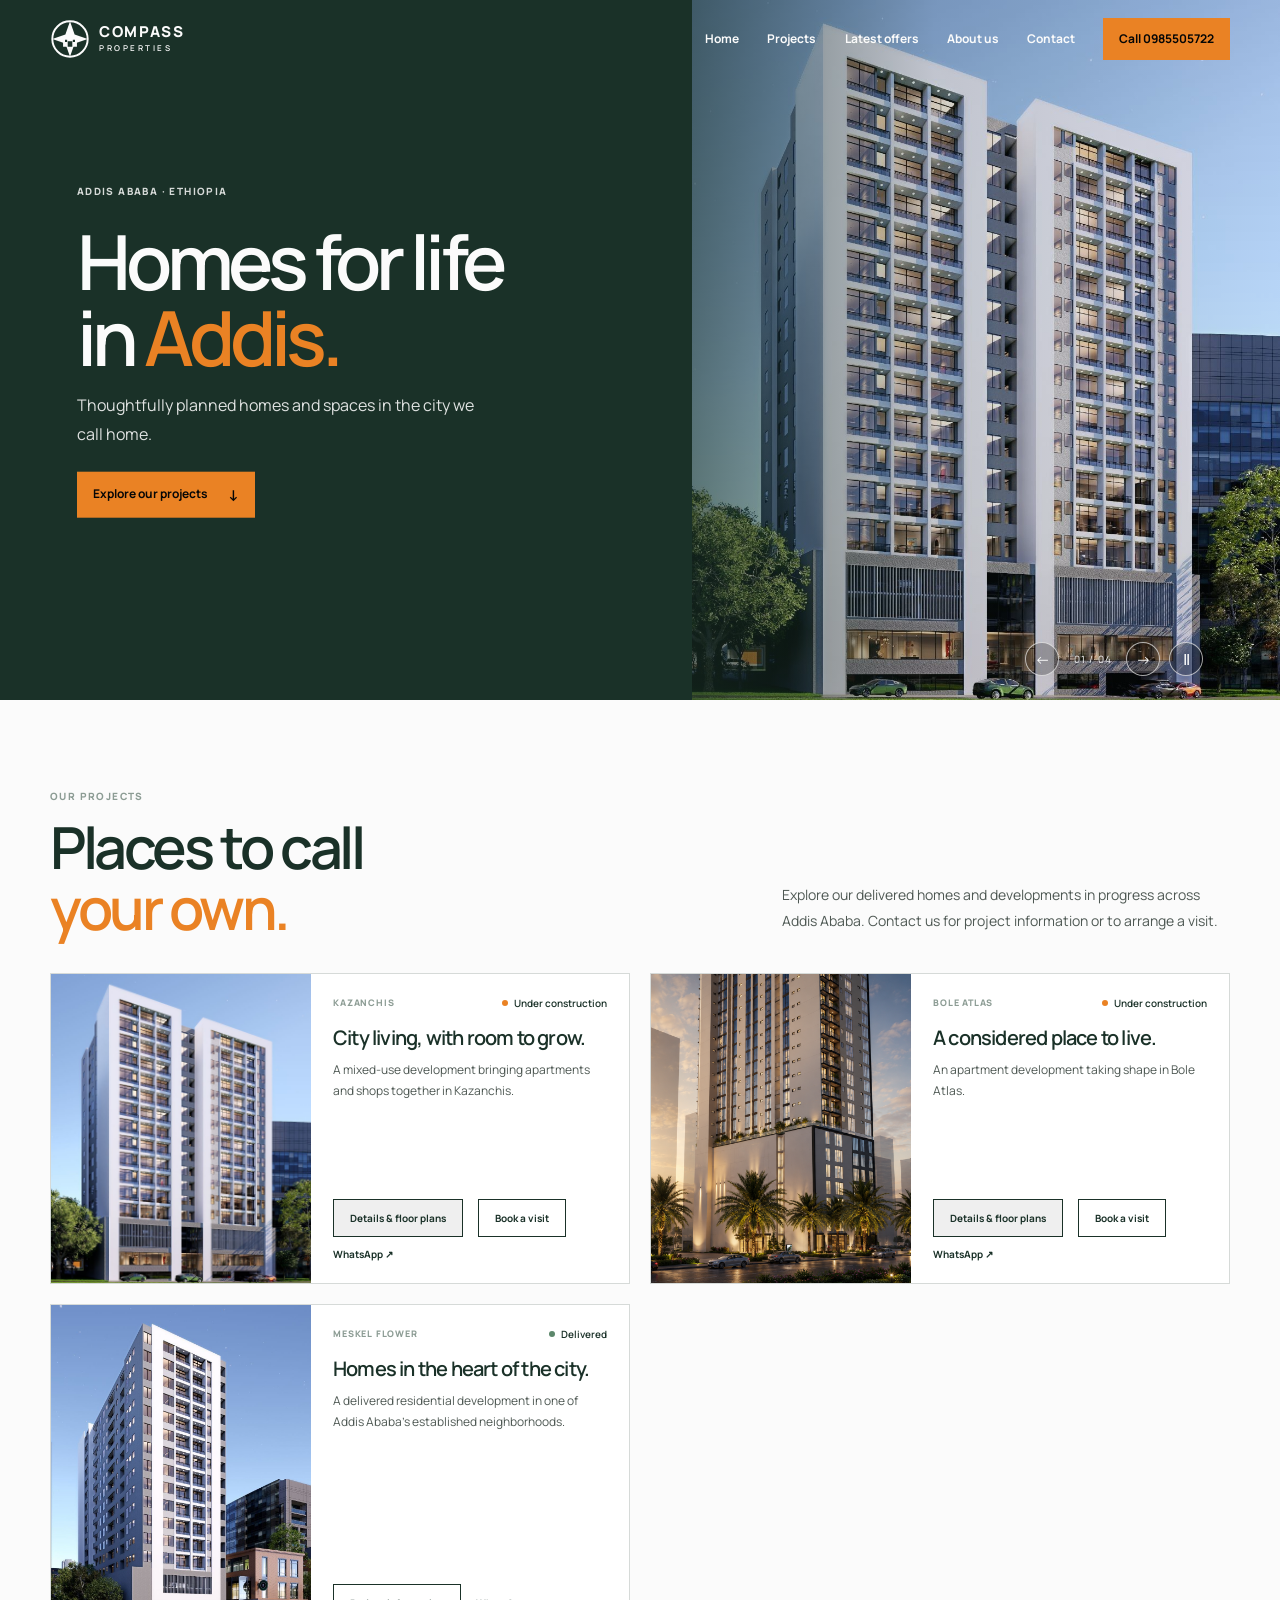
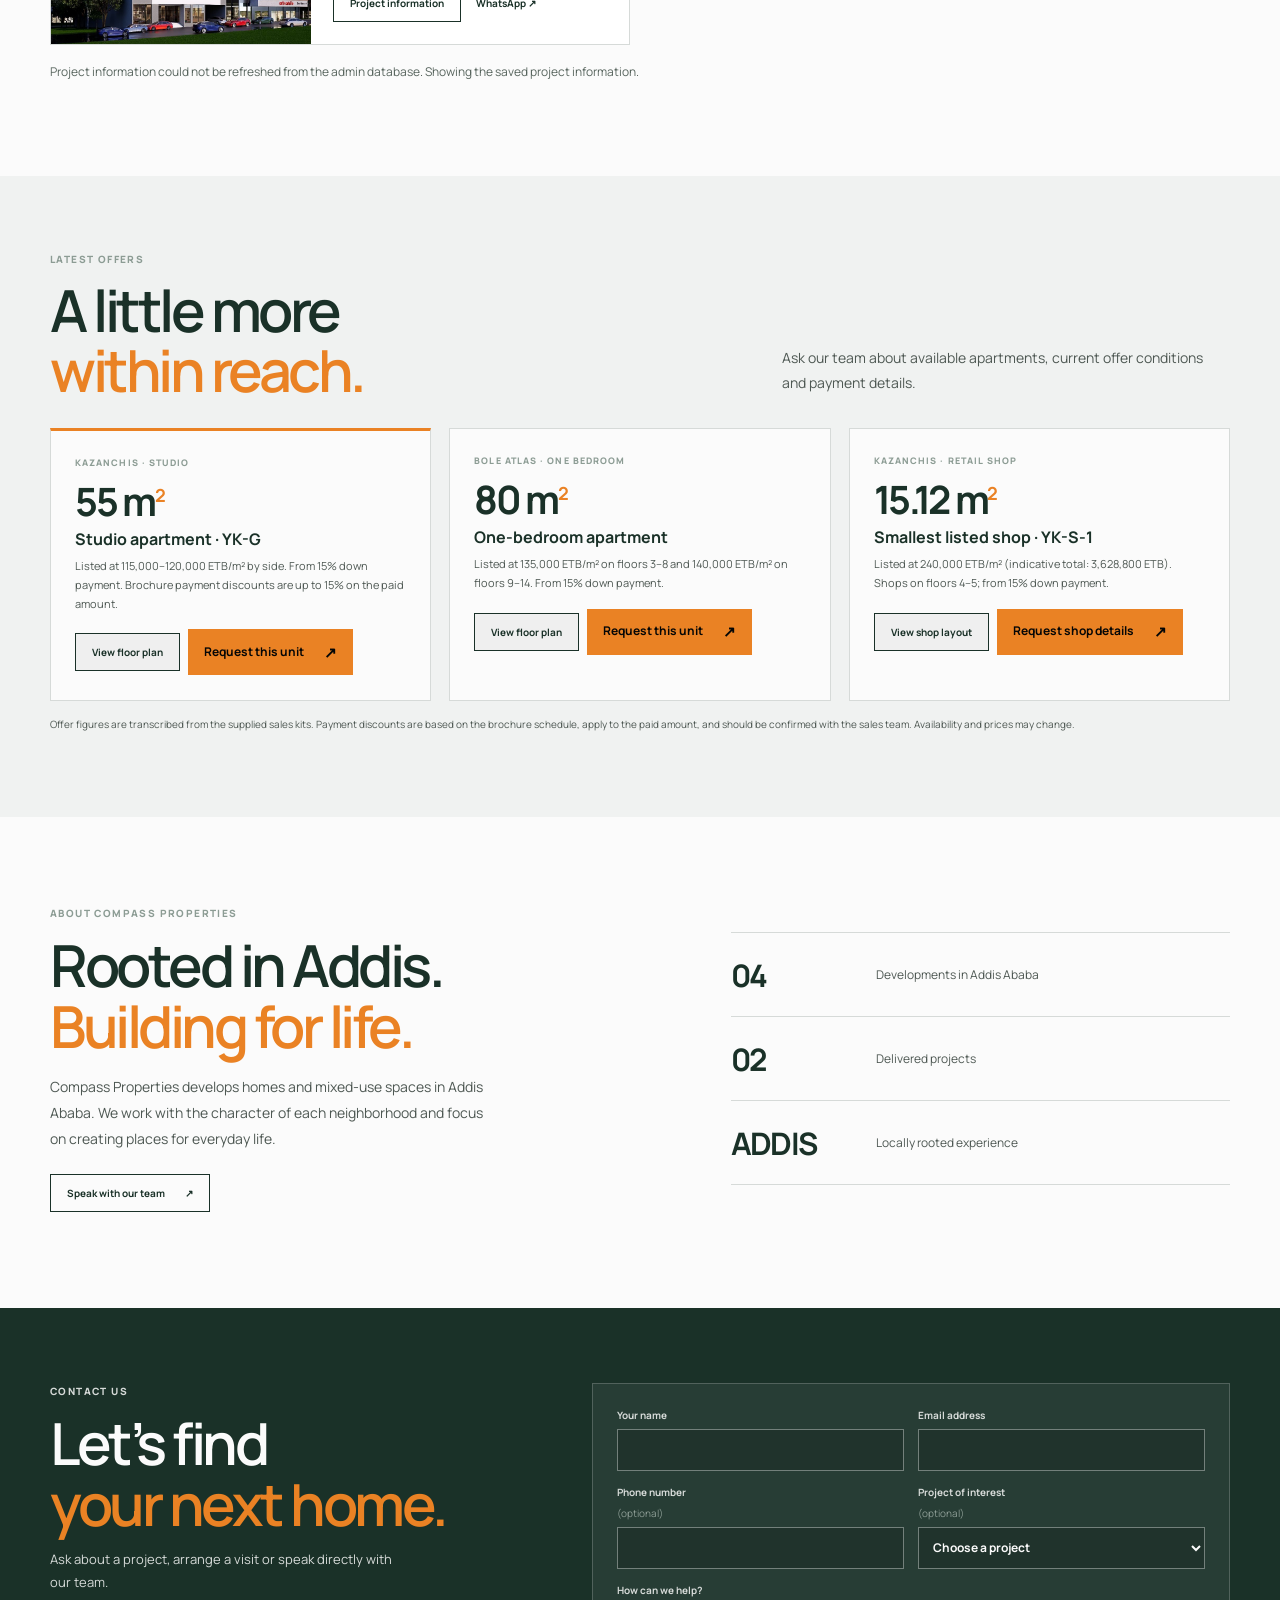
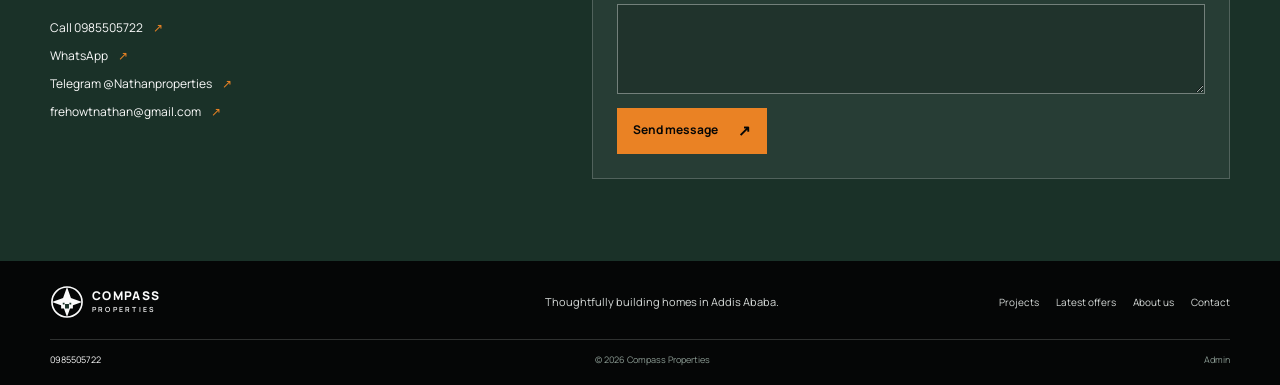
<file: index.html>
<!DOCTYPE html>
<html lang="en">
<head>
  <meta charset="UTF-8">
  <meta name="viewport" content="width=device-width, initial-scale=1.0">
  <meta name="theme-color" content="#1a3128">
  <meta name="description" content="Discover Compass Properties homes in Addis Ababa. Explore current apartment offers, book a visit, or contact our team.">
  <title>Compass Properties | Addis Ababa, Ethiopia</title>
  <link rel="preconnect" href="https://fonts.googleapis.com">
  <link rel="preconnect" href="https://fonts.gstatic.com" crossorigin>
  <link href="https://fonts.googleapis.com/css2?family=Manrope:wght@400;500;600;700;800&display=swap" rel="stylesheet">
  <link rel="stylesheet" href="css/styles.css">
  <script src="js/script.js" defer></script>
  <script type="module" src="js/public-data.js"></script>
</head>
<body>
  <header class="site-header">
    <a class="brand" href="#home" aria-label="Compass Properties home">
      <span class="brand-mark" aria-hidden="true">
        <svg viewBox="0 0 52 52" focusable="false">
          <circle cx="26" cy="26" r="23" fill="none" stroke="currentColor" stroke-width="2.5"/>
          <path d="M26 3 32 20 49 26 32 32 26 49 20 32 3 26 20 20Z" fill="currentColor"/>
          <path d="M17 25.5 26 18l9 7.5V36H17Z" fill="var(--paper)"/>
          <path d="M23 29h6v7h-6zM19.5 27h2.8v2.8h-2.8zm10.2 0h2.8v2.8h-2.8z" fill="var(--forest)"/>
        </svg>
      </span>
      <span class="brand-wordmark">COMPASS<small>PROPERTIES</small></span>
    </a>
    <button class="menu-toggle" type="button" aria-expanded="false" aria-controls="site-nav" aria-label="Open menu"><span></span><span></span></button>
    <nav class="site-nav" id="site-nav" aria-label="Main navigation">
      <a href="#home">Home</a>
      <a href="#projects">Projects</a>
      <a href="#offers">Latest offers</a>
      <a href="#about">About us</a>
      <a href="#contact">Contact</a>
      <a class="nav-cta" href="tel:0985505722">Call 0985505722</a>
    </nav>
  </header>

  <main>
    <section class="hero" id="home" aria-label="Featured Compass Properties projects">
      <div class="hero-slides" aria-live="off">
        <article class="hero-slide is-active" aria-hidden="false">
          <img class="hero-image" src="images/photo_2026-03-26_22-09-31.jpg" alt="Compass Properties residential tower in Addis Ababa">
          <div class="hero-overlay"></div>
          <div class="hero-content">
            <p class="eyebrow light">ADDIS ABABA · ETHIOPIA</p>
            <h1>Homes for life<br>in <em>Addis.</em></h1>
            <p class="hero-intro">Thoughtfully planned homes and spaces in the city we call home.</p>
            <a class="button button-primary" href="#projects">Explore our projects <span aria-hidden="true">↓</span></a>
          </div>
        </article>
        <article class="hero-slide" aria-hidden="true">
          <img class="hero-image" src="images/photo_2026-03-26_22-09-28.jpg" alt="Compass Properties residential development in Meskel Flower">
          <div class="hero-overlay"></div>
          <div class="hero-content">
            <p class="eyebrow light">DELIVERED · MESKEL FLOWER</p>
            <h1>Made for<br><em>belonging.</em></h1>
            <p class="hero-intro">Discover delivered Compass homes in Addis Ababa.</p>
            <a class="button button-primary" href="#contact" data-contact-project="Meskel Flower">Ask about Meskel Flower <span aria-hidden="true">↗</span></a>
          </div>
        </article>
        <article class="hero-slide" aria-hidden="true">
          <img class="hero-image" src="images/photo_2026-03-26_22-09-30.jpg" alt="Compass Properties project in Kazanchis">
          <div class="hero-overlay"></div>
          <div class="hero-content">
            <p class="eyebrow light">NOW BUILDING · KAZANCHIS</p>
            <h1>A new place<br>to <em>grow.</em></h1>
            <p class="hero-intro">Explore our Kazanchis development and ask about the current offer.</p>
            <a class="button button-primary" href="#offers">View latest offers <span aria-hidden="true">↓</span></a>
          </div>
        </article>
        <article class="hero-slide" aria-hidden="true">
          <img class="hero-image" src="images/A.png" alt="Architectural rendering of Bole Atlas apartments">
          <div class="hero-overlay"></div>
          <div class="hero-content">
            <p class="eyebrow light">NOW BUILDING · BOLE ATLAS</p>
            <h1>Find your<br><em>place.</em></h1>
            <p class="hero-intro">Book a private visit and speak with our team about Bole Atlas.</p>
            <a class="button button-primary" href="#contact" data-contact-project="Bole Atlas">Book a visit <span aria-hidden="true">↗</span></a>
          </div>
        </article>
      </div>
      <div class="hero-controls" aria-label="Hero slideshow controls">
        <button type="button" data-slide-previous aria-label="Previous slide">←</button>
        <span class="hero-index" aria-live="polite">01 / 04</span>
        <button type="button" data-slide-next aria-label="Next slide">→</button>
        <button type="button" data-slide-toggle aria-label="Pause slideshow">Ⅱ</button>
      </div>
    </section>

    <section class="projects section-shell" id="projects">
      <div class="section-heading">
        <div><p class="eyebrow">OUR PROJECTS</p><h2>Places to call<br><em>your own.</em></h2></div>
        <p>Explore our delivered homes and developments in progress across Addis Ababa. Contact us for project information or to arrange a visit.</p>
      </div>
      <div class="development-grid">
        <article class="development-card" id="kazanchis" data-project="kazanchis">
          <img class="development-image" data-project-image="kazanchis" src="images/photo_2026-03-26_22-09-31.jpg" alt="Compass Properties development in Kazanchis" loading="lazy">
          <div class="development-copy">
            <div class="development-meta"><span>KAZANCHIS</span><span class="status building" data-project-status="kazanchis"><i></i><span class="status-label">Under construction</span></span></div>
            <h3>City living, with room to grow.</h3>
            <p data-project-summary="kazanchis">A mixed-use development bringing apartments and shops together in Kazanchis.</p>
            <div class="project-actions">
              <button class="button button-outline-dark" type="button" data-open-details="kazanchis">Details &amp; floor plans</button>
              <a class="button button-outline-dark" href="#contact" data-contact-project="Kazanchis">Book a visit</a>
              <a class="text-link" href="https://wa.me/251985505722?text=Hello%20Compass%20Properties%2C%20I%27d%20like%20to%20book%20a%20visit%20to%20Kazanchis." target="_blank" rel="noreferrer">WhatsApp ↗</a>
            </div>
          </div>
        </article>
        <article class="development-card" id="bole-atlas" data-project="bole-atlas">
          <img class="development-image" data-project-image="bole-atlas" src="images/A.png" alt="Architectural rendering of Bole Atlas apartments" loading="lazy">
          <div class="development-copy">
            <div class="development-meta"><span>BOLE ATLAS</span><span class="status building" data-project-status="bole-atlas"><i></i><span class="status-label">Under construction</span></span></div>
            <h3>A considered place to live.</h3>
            <p data-project-summary="bole-atlas">An apartment development taking shape in Bole Atlas.</p>
            <div class="project-actions">
              <button class="button button-outline-dark" type="button" data-open-details="bole-atlas">Details &amp; floor plans</button>
              <a class="button button-outline-dark" href="#contact" data-contact-project="Bole Atlas">Book a visit</a>
              <a class="text-link" href="https://wa.me/251985505722?text=Hello%20Compass%20Properties%2C%20I%27d%20like%20to%20book%20a%20visit%20to%20Bole%20Atlas." target="_blank" rel="noreferrer">WhatsApp ↗</a>
            </div>
          </div>
        </article>
        <article class="development-card" id="meskel-flower" data-project="meskel-flower">
          <img class="development-image" data-project-image="meskel-flower" src="images/photo_2026-03-26_22-09-28.jpg" alt="Compass Properties homes in Meskel Flower" loading="lazy">
          <div class="development-copy">
            <div class="development-meta"><span>MESKEL FLOWER</span><span class="status delivered" data-project-status="meskel-flower"><i></i><span class="status-label">Delivered</span></span></div>
            <h3>Homes in the heart of the city.</h3>
            <p data-project-summary="meskel-flower">A delivered residential development in one of Addis Ababa’s established neighborhoods.</p>
            <div class="project-actions">
              <a class="button button-outline-dark" href="#contact" data-contact-project="Meskel Flower">Project information</a>
              <a class="text-link" href="https://wa.me/251985505722?text=Hello%20Compass%20Properties%2C%20I%27d%20like%20information%20about%20Meskel%20Flower." target="_blank" rel="noreferrer">WhatsApp ↗</a>
            </div>
          </div>
        </article>
      </div>
      <p class="section-status" id="site-data-status" role="status" aria-live="polite" hidden></p>
    </section>

    <section class="offers" id="offers">
      <div class="section-shell">
        <div class="section-heading">
          <div><p class="eyebrow">LATEST OFFERS</p><h2>A little more<br><em>within reach.</em></h2></div>
          <p>Ask our team about available apartments, current offer conditions and payment details.</p>
        </div>
        <div class="offer-grid">
          <article class="offer-card offer-featured">
            <p class="offer-label">KAZANCHIS · STUDIO</p>
            <p class="offer-size">55 m<sup>2</sup></p>
            <h3>Studio apartment · YK-G</h3>
            <p>Listed at 115,000–120,000 ETB/m² by side. From 15% down payment. Brochure payment discounts are up to 15% on the paid amount.</p>
            <div class="offer-actions"><button class="button button-outline-dark" type="button" data-open-details="kazanchis">View floor plan</button><a class="button button-primary" href="#contact" data-contact-project="Kazanchis">Request this unit <span aria-hidden="true">↗</span></a></div>
          </article>
          <article class="offer-card">
            <p class="offer-label">BOLE ATLAS · ONE BEDROOM</p>
            <p class="offer-size">80 m<sup>2</sup></p>
            <h3>One-bedroom apartment</h3>
            <p>Listed at 135,000 ETB/m² on floors 3–8 and 140,000 ETB/m² on floors 9–14. From 15% down payment.</p>
            <div class="offer-actions"><button class="button button-outline-dark" type="button" data-open-details="bole-atlas">View floor plan</button><a class="button button-primary" href="#contact" data-contact-project="Bole Atlas">Request this unit <span aria-hidden="true">↗</span></a></div>
          </article>
          <article class="offer-card shop-offer">
            <p class="offer-label">KAZANCHIS · RETAIL SHOP</p>
            <p class="offer-size">15.12 m<sup>2</sup></p>
            <h3>Smallest listed shop · YK-S-1</h3>
            <p>Listed at 240,000 ETB/m² (indicative total: 3,628,800 ETB). Shops on floors 4–5; from 15% down payment.</p>
            <div class="offer-actions"><button class="button button-outline-dark" type="button" data-open-details="kazanchis-shop">View shop layout</button><a class="button button-primary" href="#contact" data-contact-project="Kazanchis Shop">Request shop details <span aria-hidden="true">↗</span></a></div>
          </article>
        </div>
        <p class="offer-note">Offer figures are transcribed from the supplied sales kits. Payment discounts are based on the brochure schedule, apply to the paid amount, and should be confirmed with the sales team. Availability and prices may change.</p>
      </div>
    </section>

    <dialog class="details-dialog" id="details-kazanchis" aria-labelledby="details-kazanchis-title">
      <div class="details-header"><div><p class="eyebrow">KAZANCHIS · STUDIO APARTMENT</p><h2 id="details-kazanchis-title">Studio · 55 m<sup>2</sup></h2></div><button class="dialog-close" type="button" aria-label="Close details">×</button></div>
      <div class="details-gallery">
        <figure><img src="images/floorplans/kazanchis-studio-55sqm.png" alt="55 square metre Kazanchis studio floor plan, type YK-G" loading="lazy"><figcaption>FLOOR PLAN · STUDIO TYPE · 55 m<sup>2</sup></figcaption></figure>
        <figure><img src="images/photo_2026-03-26_22-09-30.jpg" alt="Architectural rendering of the Kazanchis development" loading="lazy"><figcaption>3D DEVELOPMENT RENDERING · ILLUSTRATIVE</figcaption></figure>
      </div>
      <ul class="details-facts"><li>Studio layout · Type YK-G</li><li>Listed rate: 115,000–120,000 ETB/m<sup>2</sup>, depending on side</li><li>From 15% down payment for studios and one-bedroom units</li><li>Brochure delivery time: 30 months</li><li>Brochure discounts vary by payment and apply to the paid amount</li></ul>
      <a class="button button-primary" href="#contact" data-contact-project="Kazanchis" data-close-dialog>Request this unit <span aria-hidden="true">↗</span></a>
    </dialog>

    <dialog class="details-dialog" id="details-bole-atlas" aria-labelledby="details-bole-atlas-title">
      <div class="details-header"><div><p class="eyebrow">BOLE ATLAS · ONE BEDROOM</p><h2 id="details-bole-atlas-title">One bedroom · 80 m<sup>2</sup></h2></div><button class="dialog-close" type="button" aria-label="Close details">×</button></div>
      <div class="details-gallery">
        <figure><img src="images/floorplans/atlas-one-bedroom-80sqm.png" alt="80 square metre Bole Atlas one-bedroom floor plan, type CB-L" loading="lazy"><figcaption>FLOOR PLAN · ONE BEDROOM TYPE · 80 m<sup>2</sup></figcaption></figure>
        <figure><img src="images/B.png" alt="Architectural rendering of the Bole Atlas development" loading="lazy"><figcaption>3D DEVELOPMENT RENDERING · ILLUSTRATIVE</figcaption></figure>
      </div>
      <ul class="details-facts"><li>One-bedroom layout · Type CB-L</li><li>Listed rate: 135,000 ETB/m<sup>2</sup> on floors 3–8; 140,000 ETB/m<sup>2</sup> on floors 9–14</li><li>From 15% down payment for one- and two-bedroom units</li><li>Brochure delivery time: 27 months</li><li>Brochure discounts vary by payment and apply to the paid amount</li></ul>
      <a class="button button-primary" href="#contact" data-contact-project="Bole Atlas" data-close-dialog>Request this unit <span aria-hidden="true">↗</span></a>
    </dialog>

    <dialog class="details-dialog" id="details-kazanchis-shop" aria-labelledby="details-kazanchis-shop-title">
      <div class="details-header"><div><p class="eyebrow">KAZANCHIS · RETAIL SPACE</p><h2 id="details-kazanchis-shop-title">Shop · 15.12 m<sup>2</sup></h2></div><button class="dialog-close" type="button" aria-label="Close details">×</button></div>
      <div class="details-gallery">
        <figure><img src="images/floorplans/kazanchis-shop-layout.png" alt="Kazanchis shop floor layout with units and listed floor areas" loading="lazy"><figcaption>SHOPS FLOOR PLAN · LISTED UNITS AND AREAS</figcaption></figure>
        <figure><img src="images/COMPASS 5.jpg" alt="Architectural rendering associated with the Kazanchis development" loading="lazy"><figcaption>3D DEVELOPMENT RENDERING · ILLUSTRATIVE</figcaption></figure>
      </div>
      <ul class="details-facts"><li>Smallest listed shop: YK-S-1 · 15.12 m<sup>2</sup></li><li>Listed rate: 240,000 ETB/m<sup>2</sup> · indicative total: 3,628,800 ETB before applicable discount</li><li>From 15% down payment</li><li>Brochure delivery time: 18 months</li><li>Listed for floors 4 and 5, without price escalation per brochure</li></ul>
      <a class="button button-primary" href="#contact" data-contact-project="Kazanchis Shop" data-close-dialog>Request shop details <span aria-hidden="true">↗</span></a>
    </dialog>

    <section class="about section-shell" id="about">
      <div class="about-copy">
        <p class="eyebrow">ABOUT COMPASS PROPERTIES</p>
        <h2>Rooted in Addis.<br><em>Building for life.</em></h2>
        <p>Compass Properties develops homes and mixed-use spaces in Addis Ababa. We work with the character of each neighborhood and focus on creating places for everyday life.</p>
        <a class="button button-outline-dark" href="#contact">Speak with our team <span aria-hidden="true">↗</span></a>
      </div>
      <div class="about-facts" aria-label="Compass Properties at a glance">
        <div><strong>04</strong><span>Developments in Addis Ababa</span></div>
        <div><strong>02</strong><span>Delivered projects</span></div>
        <div><strong>ADDIS</strong><span>Locally rooted experience</span></div>
      </div>
    </section>

    <section class="contact" id="contact">
      <div class="contact-layout section-shell">
        <div class="contact-copy">
          <p class="eyebrow light">CONTACT US</p>
          <h2>Let’s find<br><em>your next home.</em></h2>
          <p>Ask about a project, arrange a visit or speak directly with our team.</p>
          <div class="contact-links">
            <a href="tel:0985505722">Call 0985505722 <span aria-hidden="true">↗</span></a>
            <a href="https://wa.me/251985505722" target="_blank" rel="noreferrer">WhatsApp <span aria-hidden="true">↗</span></a>
            <a href="https://t.me/Nathanproperties" target="_blank" rel="noreferrer">Telegram @Nathanproperties <span aria-hidden="true">↗</span></a>
            <a href="mailto:frehowtnathan@gmail.com">frehowtnathan@gmail.com <span aria-hidden="true">↗</span></a>
          </div>
        </div>
        <form class="contact-form" id="contact-form">
          <label>Your name<input name="name" autocomplete="name" maxlength="100" required></label>
          <label>Email address<input name="email" type="email" autocomplete="email" maxlength="254" required></label>
          <label>Phone number <span>(optional)</span><input name="phone" type="tel" autocomplete="tel" maxlength="40"></label>
          <label>Project of interest <span>(optional)</span>
            <select name="project">
              <option value="">Choose a project</option>
              <option value="Meskel Flower">Meskel Flower</option>
              <option value="Kazanchis">Kazanchis</option>
              <option value="Bole Atlas">Bole Atlas</option>
              <option value="Kazanchis Shop">Kazanchis Shop</option>
            </select>
          </label>
          <label class="contact-message-field">How can we help?<textarea name="message" rows="4" minlength="10" maxlength="3000" required></textarea></label>
          <div class="contact-submit"><button class="button button-primary" type="submit">Send message <span aria-hidden="true">↗</span></button><p id="contact-message" role="status" aria-live="polite"></p></div>
        </form>
      </div>
    </section>
  </main>

  <footer class="site-footer">
    <div class="footer-main section-shell">
      <a class="footer-brand" href="#home" aria-label="Compass Properties home"><span class="brand-mark" aria-hidden="true"><svg viewBox="0 0 52 52" focusable="false"><circle cx="26" cy="26" r="23" fill="none" stroke="currentColor" stroke-width="2.5"/><path d="M26 3 32 20 49 26 32 32 26 49 20 32 3 26 20 20Z" fill="currentColor"/><path d="M17 25.5 26 18l9 7.5V36H17Z" fill="var(--paper)"/><path d="M23 29h6v7h-6zM19.5 27h2.8v2.8h-2.8zm10.2 0h2.8v2.8h-2.8z" fill="var(--forest)"/></svg></span><span class="brand-wordmark">COMPASS<small>PROPERTIES</small></span></a>
      <p>Thoughtfully building homes in Addis Ababa.</p>
      <nav class="footer-nav" aria-label="Footer navigation">
        <a href="#projects">Projects</a>
        <a href="#offers">Latest offers</a>
        <a href="#about">About us</a>
        <a href="#contact">Contact</a>
      </nav>
      <div class="footer-legal">
        <a href="tel:0985505722">0985505722</a>
        <span>© <span id="year">2026</span> Compass Properties</span>
        <a href="admin.html" rel="nofollow">Admin</a>
      </div>
    </div>
  </footer>
</body>
</html>
</file>
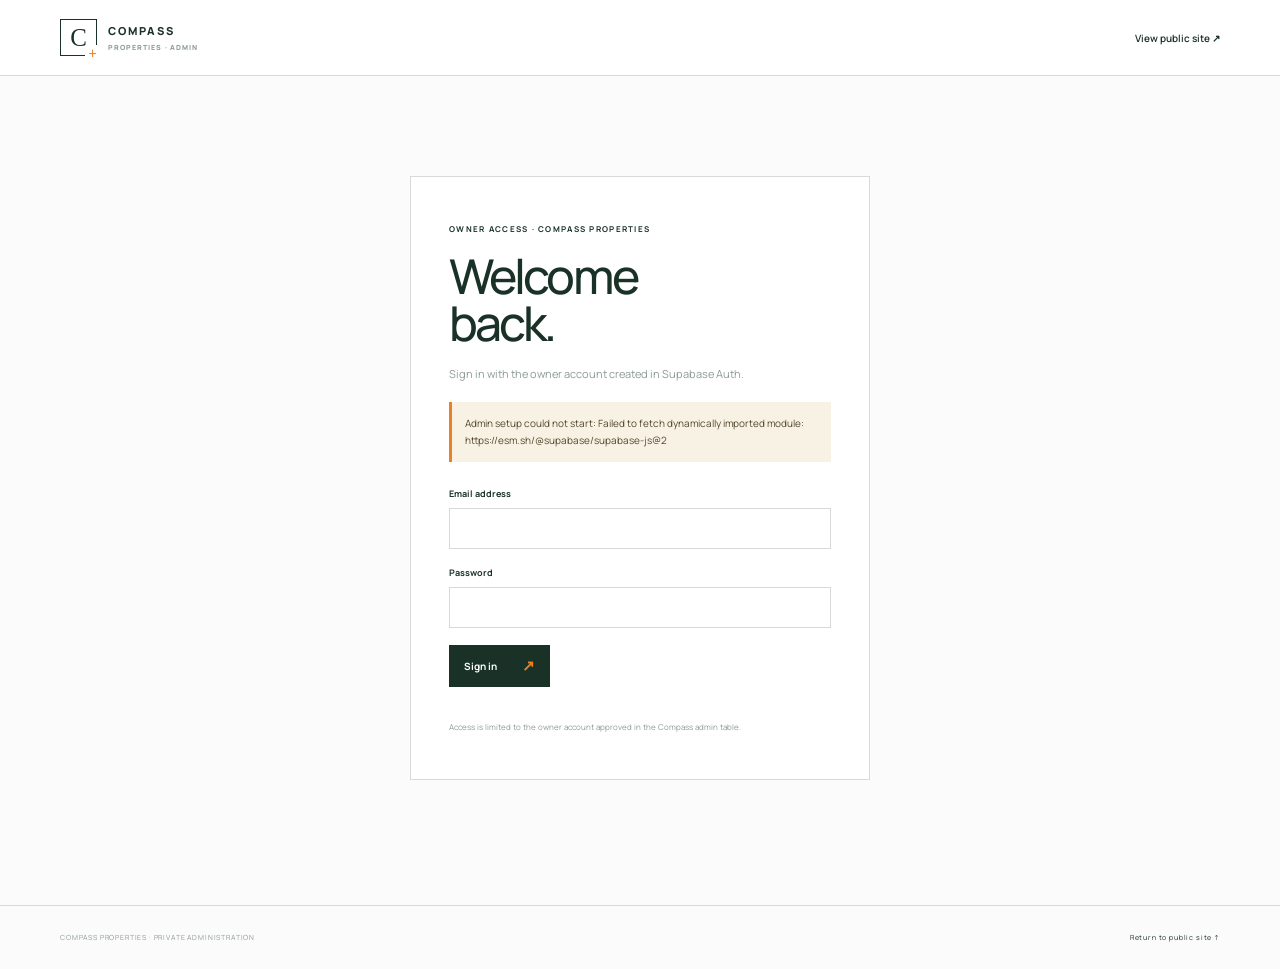
<file: admin.html>
<!DOCTYPE html>
<html lang="en">
<head>
  <meta charset="UTF-8">
  <meta name="viewport" content="width=device-width, initial-scale=1.0">
  <meta name="robots" content="noindex, nofollow">
  <meta name="theme-color" content="#103c32">
  <title>Compass Properties | Admin</title>
  <link rel="preconnect" href="https://fonts.googleapis.com">
  <link rel="preconnect" href="https://fonts.gstatic.com" crossorigin>
  <link href="https://fonts.googleapis.com/css2?family=Noto+Sans+Ethiopic:wght@400;500;600;700&display=swap" rel="stylesheet">
  <link rel="stylesheet" href="css/admin.css">
  <script type="module" src="js/admin.js"></script>
</head>
<body>
  <header class="admin-header">
    <a class="brand" href="index.html"><span class="brand-symbol">C<span>+</span></span><span class="brand-title">COMPASS<small>PROPERTIES · ADMIN</small></span></a>
    <div class="admin-header-right"><a href="index.html">View public site ↗</a><button type="button" id="sign-out" hidden>Sign out</button></div>
  </header>
  <main class="admin-main">
    <section class="login-panel" id="login-panel">
      <p class="eyebrow">OWNER ACCESS · COMPASS PROPERTIES</p>
      <h1>Welcome<br>back.</h1>
      <p class="panel-copy">Sign in with the owner account created in Supabase Auth.</p>
      <div class="config-notice" id="setup-notice" hidden></div>
      <form id="login-form">
        <label>Email address<input type="email" name="email" autocomplete="username" required></label>
        <label>Password<input type="password" name="password" autocomplete="current-password" required></label>
        <button class="primary-button" type="submit">Sign in <span>↗</span></button>
        <p class="form-message" id="login-message" role="status" aria-live="polite"></p>
      </form>
      <p class="login-footnote">Access is limited to the owner account approved in the Compass admin table.</p>
    </section>

    <section class="dashboard" id="dashboard" hidden>
      <div class="dashboard-top">
        <div><p class="eyebrow">SITE MANAGEMENT · ADDIS ABABA</p><h1>Your projects,<br><em>your updates.</em></h1></div>
        <p>Update project status and public copy, or add renderings, 3D tours, site updates and floor plans.</p>
      </div>
      <div class="dashboard-message" id="dashboard-message" role="status" aria-live="polite"></div>
      <section class="admin-section">
        <div class="admin-section-heading"><div><span class="section-label">01 / THE PORTFOLIO</span><h2>Project details</h2></div><span class="section-hint">Changes appear on the public site</span></div>
        <div class="project-admin-list" id="project-list"><p class="loading-message">Loading projects…</p></div>
      </section>
      <section class="admin-section">
        <div class="admin-section-heading"><div><span class="section-label">02 / CONTACT INBOX</span><h2>Messages from visitors</h2></div><span class="section-hint">Private · owner account only</span></div>
        <div class="contact-message-list" id="contact-message-list"><p class="loading-message">Loading messages…</p></div>
      </section>
      <section class="admin-section media-admin">
        <div class="admin-section-heading"><div><span class="section-label">03 / THE MATERIAL</span><h2>Add project media</h2></div><span class="section-hint">Images, MP4 tours, site updates or PDFs</span></div>
        <p class="upload-warning">Uploaded files use public website storage. Do not upload private or internal documents.</p>
        <form class="media-form" id="media-form">
          <label>Project<select name="project_slug" id="media-project" required><option value="">Choose project</option></select></label>
          <label>Media type<select name="kind" required><option value="">Choose media type</option><option value="project_render">Project rendering</option><option value="tour_1br">1-bedroom 3D tour</option><option value="tour_2br">2-bedroom 3D tour</option><option value="tour_3br">3-bedroom 3D tour</option><option value="construction_update">Construction update video</option><option value="floor_plan">Floor plan / sales PDF</option></select></label>
          <label class="wide-field">Display title<input name="title" maxlength="100" placeholder="e.g. Kazanchis, east elevation" required></label>
          <label class="wide-field">Image description for accessibility<input name="alt_text" maxlength="250" placeholder="Describe the image (optional)"></label>
          <label class="wide-field">Choose file<input name="file" type="file" accept="image/jpeg,image/png,image/webp,video/mp4,application/pdf" required><small>Maximum upload size: 100 MB. MP4, JPG, PNG, WebP and PDF.</small></label>
          <label class="check-field"><input name="is_public" type="checkbox" checked> Show this file on the public site</label>
          <div class="wide-field media-actions"><button class="primary-button" type="submit">Upload media <span>↗</span></button><p class="form-message" id="upload-message" role="status" aria-live="polite"></p></div>
        </form>
        <div class="asset-list" id="asset-list"><p class="loading-message">Loading media…</p></div>
      </section>
    </section>
  </main>
  <footer class="admin-footer"><span>COMPASS PROPERTIES · PRIVATE ADMINISTRATION</span><a href="index.html">Return to public site ↑</a></footer>
</body>
</html>
</file>
<file: css/styles.css>
:root {
  --paper: #fbfbfb;
  --forest: #1a3128;
  --sage: #8c9c94;
  --mist: #d6dad8;
  --orange: #ea8224;
  --black: #050606;
  --font: "Manrope", Arial, sans-serif;
}

* { box-sizing: border-box; }
[hidden] { display: none !important; }
html { scroll-behavior: smooth; scroll-padding-top: 92px; }
body { margin: 0; background: var(--paper); color: var(--black); font-family: var(--font); font-size: 15px; -webkit-font-smoothing: antialiased; }
button, a { -webkit-tap-highlight-color: transparent; }
a { color: inherit; text-decoration: none; }
img { display: block; max-width: 100%; }
button, input, select, textarea { font: inherit; }
:focus-visible { outline: 2px solid var(--orange); outline-offset: 3px; }
.section-shell { width: min(1180px, calc(100% - 64px)); margin-inline: auto; }
.site-header { position: fixed; z-index: 10; top: 0; left: 0; width: 100%; min-height: 78px; padding: 8px max(32px, calc((100vw - 1180px) / 2)); display: flex; align-items: center; justify-content: space-between; gap: 24px; border-bottom: 1px solid transparent; background: transparent; color: var(--paper); transition: background .2s, color .2s, box-shadow .2s; }
.site-header.is-scrolled { border-bottom-color: rgba(26,49,40,.1); background: rgba(251,251,251,.96); color: var(--forest); box-shadow: 0 5px 20px rgba(5,6,6,.08); backdrop-filter: blur(14px); }
.brand { display: inline-flex; align-items: center; gap: 9px; color: inherit; }
.brand-mark { width: 40px; height: 40px; display: inline-flex; flex: 0 0 auto; }
.brand-mark svg { width: 100%; height: 100%; }
.brand-wordmark { display: flex; flex-direction: column; color: inherit; font-size: 15px; line-height: 1.05; letter-spacing: .11em; font-weight: 800; }
.brand-wordmark small { margin-top: 4px; font-size: 8px; letter-spacing: .32em; font-weight: 600; }
.site-nav { display: flex; align-items: center; gap: clamp(14px, 2.2vw, 30px); color: inherit; font-size: 12px; font-weight: 700; }
.site-nav > a:not(.nav-cta):hover, .footer-nav a:hover { color: var(--orange); }
.nav-cta { min-height: 42px; display: inline-flex; align-items: center; justify-content: center; padding: 0 16px; background: var(--orange); color: var(--black); font-size: 12px; white-space: nowrap; transition: background .2s; }
.nav-cta:hover { background: var(--forest); color: var(--paper); }
.button-primary:hover { background: #29463a; }
.menu-toggle { display: none; }
section[id] { scroll-margin-top: 92px; }

.hero { height: min(700px, 78vh); min-height: 520px; position: relative; overflow: hidden; background: var(--forest); color: var(--paper); }
.hero-slides, .hero-slide { position: absolute; inset: 0; }
.hero-slide { visibility: hidden; opacity: 0; transition: opacity .7s ease, visibility 0s linear .7s; }
.hero-slide.is-active { visibility: visible; opacity: 1; transition-delay: 0s; }
.hero-image { position: absolute; top: 0; right: 0; width: 56%; height: 100%; object-fit: contain; object-position: center right; }
.hero-overlay { position: absolute; inset: 0; background: linear-gradient(90deg, var(--forest) 0%, rgba(26,49,40,.96) 35%, rgba(26,49,40,.78) 48%, rgba(26,49,40,.18) 73%, rgba(26,49,40,.04) 100%); }
.hero-content { position: absolute; top: 50%; left: max(6vw, calc((100vw - 1180px) / 2)); width: min(500px, 47%); transform: translateY(-50%); }
.eyebrow { margin: 0; color: var(--sage); font-size: 10px; line-height: 1.6; letter-spacing: .14em; font-weight: 800; }
.eyebrow.light { color: var(--mist); }
.hero h1 { margin: 24px 0 16px; font-size: clamp(54px, 6vw, 76px); line-height: 1; letter-spacing: -.065em; font-weight: 600; }
.hero h1 em, h2 em { color: var(--orange); font-style: normal; }
.hero-intro { max-width: 425px; margin: 0; color: rgba(251,251,251,.88); font-size: 16px; line-height: 1.8; }
.button { min-height: 46px; display: inline-flex; align-items: center; justify-content: space-between; gap: 20px; padding: 0 16px; font-size: 12px; line-height: 1.4; font-weight: 700; transition: transform .2s, background .2s; }
.button:hover { transform: translateY(-2px); }
.button-primary { margin-top: 23px; background: var(--orange); color: var(--black); }
.button-primary span { font-size: 15px; }
.hero-controls { position: absolute; right: max(6vw, calc((100vw - 1180px) / 2)); bottom: 24px; z-index: 2; display: flex; align-items: center; gap: 9px; color: var(--paper); }
.hero-controls button { width: 34px; height: 34px; display: grid; place-items: center; border: 1px solid rgba(251,251,251,.65); border-radius: 50%; background: rgba(5,6,6,.25); color: var(--paper); cursor: pointer; }
.hero-controls button:hover { background: rgba(251,251,251,.2); }
.hero-index { min-width: 49px; font-size: 10px; letter-spacing: .12em; text-align: center; }

.projects, .about { padding-top: 88px; padding-bottom: 96px; }
.section-heading { display: grid; grid-template-columns: 1fr .65fr; align-items: end; gap: 44px; margin-bottom: 34px; }
h2 { margin: 13px 0 0; color: var(--forest); font-size: clamp(38px, 5vw, 58px); line-height: 1.05; letter-spacing: -.06em; font-weight: 600; }
.section-heading > p, .about-copy > p:not(.eyebrow) { max-width: 440px; margin: 0 0 5px; color: #4e5853; font-size: 14px; line-height: 1.85; }
.development-grid { display: grid; grid-template-columns: repeat(2, minmax(0, 1fr)); gap: 20px; }
.development-card { min-width: 0; display: grid; grid-template-columns: .9fr 1.1fr; background: #fff; border: 1px solid var(--mist); }
.development-image { width: 100%; height: 100%; min-height: 270px; object-fit: cover; }
.development-copy { display: flex; flex-direction: column; align-items: flex-start; padding: 22px; }
.development-meta { width: 100%; display: flex; align-items: start; justify-content: space-between; flex-wrap: wrap; gap: 8px; color: var(--sage); font-size: 9px; letter-spacing: .09em; font-weight: 800; }
.status { display: inline-flex; align-items: center; gap: 6px; color: var(--forest); font-size: 10px; letter-spacing: 0; font-weight: 600; }
.status i { width: 6px; height: 6px; display: block; border-radius: 50%; background: #5c876b; }
.status.building i { background: var(--orange); }
.development-copy h3 { margin: 15px 0 9px; color: var(--forest); font-size: 20px; line-height: 1.25; letter-spacing: -.04em; font-weight: 600; }
.development-copy > p { margin: 0 0 16px; color: #4e5853; font-size: 12px; line-height: 1.75; }
.project-actions { width: 100%; display: flex; align-items: center; flex-wrap: wrap; gap: 10px 15px; margin-top: auto; }
.button-outline-dark { min-height: 38px; border: 1px solid var(--forest); color: var(--forest); font-size: 10px; }
.button-outline-dark:hover { background: var(--forest); color: var(--paper); }
.text-link { color: var(--forest); font-size: 10px; font-weight: 700; }
.text-link:hover { color: var(--orange); }
.section-status { margin: 18px 0 0; color: #58655e; font-size: 12px; }

.offers { padding: 75px 0 84px; background: #f0f2f1; }
.offers .section-heading { margin-bottom: 27px; }
.offer-grid { display: grid; grid-template-columns: repeat(3, minmax(0, 1fr)); gap: 18px; }
.offer-card { position: relative; min-height: 270px; padding: 25px 24px; border: 1px solid var(--mist); background: var(--paper); }
.offer-card.offer-featured { border-top: 3px solid var(--orange); }
.offer-label { margin: 0; color: var(--sage); font-size: 9px; letter-spacing: .12em; font-weight: 800; }
.offer-size { margin: 13px 0 7px; color: var(--forest); font-size: 39px; line-height: 1; letter-spacing: -.06em; font-weight: 700; }
.offer-size sup { color: var(--orange); font-size: 18px; }
.offer-card h3 { margin: 0 0 7px; color: var(--forest); font-size: 16px; font-weight: 700; }
.offer-card > p:not(.offer-label):not(.offer-size) { margin: 0; color: #4e5853; font-size: 11px; line-height: 1.7; }
.offer-actions { display: flex; flex-wrap: wrap; align-items: center; gap: 8px; margin-top: 16px; }
.offer-actions .button { margin: 0; }
.offer-note { margin: 15px 0 0; color: #4e5853; font-size: 10px; line-height: 1.7; }

.details-dialog { width: min(960px, calc(100% - 32px)); max-width: none; max-height: calc(100% - 32px); overflow: auto; padding: clamp(20px, 4vw, 38px); border: 0; background: var(--paper); color: var(--black); box-shadow: 0 20px 70px rgba(5,6,6,.28); }
.details-dialog::backdrop { background: rgba(5,6,6,.72); backdrop-filter: blur(3px); }
.details-header { display: flex; align-items: flex-start; justify-content: space-between; gap: 24px; margin-bottom: 22px; }
.details-header h2 { margin-top: 7px; font-size: clamp(30px, 5vw, 42px); }
.details-header h2 sup { font-size: .5em; }
.dialog-close { width: 38px; height: 38px; flex: 0 0 auto; border: 1px solid var(--mist); background: transparent; color: var(--forest); font-size: 25px; line-height: 1; cursor: pointer; }
.details-gallery { display: grid; grid-template-columns: repeat(2, minmax(0, 1fr)); gap: 14px; }
.details-gallery figure { min-width: 0; margin: 0; }
.details-gallery img { width: 100%; height: 300px; object-fit: contain; background: #f0f2f1; }
.details-gallery figcaption { margin-top: 8px; color: var(--sage); font-size: 9px; letter-spacing: .08em; font-weight: 800; }
.details-facts { display: grid; grid-template-columns: repeat(2, minmax(0, 1fr)); gap: 9px 24px; margin: 22px 0 0; padding: 18px 0; border-top: 1px solid var(--mist); list-style: none; }
.details-facts li { position: relative; padding-left: 15px; color: #4e5853; font-size: 11px; line-height: 1.7; }
.details-facts li::before { position: absolute; top: .65em; left: 0; width: 5px; height: 5px; background: var(--orange); content: ""; }
.details-dialog > .button { margin-top: 4px; }

.about { display: grid; grid-template-columns: 1.1fr .9fr; align-items: center; gap: 70px; }
.about-copy h2 { margin: 14px 0 17px; }
.about-copy > p:not(.eyebrow) { margin-bottom: 10px; }
.about-copy .button { margin-top: 12px; }
.about-facts { border-top: 1px solid var(--mist); }
.about-facts > div { min-height: 84px; display: grid; grid-template-columns: 125px 1fr; align-items: center; gap: 20px; border-bottom: 1px solid var(--mist); }
.about-facts strong { color: var(--forest); font-size: 31px; letter-spacing: -.05em; }
.about-facts span { color: #4e5853; font-size: 12px; }

.contact { padding: 75px 0 82px; background: var(--forest); color: var(--paper); }
.contact-layout { display: grid; grid-template-columns: .85fr 1.15fr; gap: 70px; }
.contact-copy h2 { margin-top: 14px; color: var(--paper); }
.contact-copy > p:not(.eyebrow) { max-width: 360px; color: var(--mist); font-size: 13px; line-height: 1.8; }
.contact-links { display: flex; flex-direction: column; align-items: flex-start; gap: 11px; margin-top: 25px; }
.contact-links a { display: inline-flex; align-items: center; gap: 10px; color: var(--paper); font-size: 12px; }
.contact-links a span { color: var(--orange); }
.contact-links a:hover { color: var(--orange); }
.contact-form { display: grid; grid-template-columns: repeat(2, minmax(0, 1fr)); gap: 14px; padding: 24px; background: rgba(251,251,251,.06); border: 1px solid rgba(214,218,216,.24); }
.contact-form label { display: flex; flex-direction: column; gap: 7px; color: var(--mist); font-size: 10px; font-weight: 700; }
.contact-form label > span { display: inline; color: var(--sage); font-weight: 400; }
.contact-form input, .contact-form select, .contact-form textarea { width: 100%; min-height: 42px; padding: 10px; border: 1px solid rgba(214,218,216,.46); border-radius: 0; outline-color: var(--orange); background: rgba(5,6,6,.18); color: var(--paper); font-size: 12px; }
.contact-form select option { color: var(--black); }
.contact-form textarea { min-height: 88px; resize: vertical; }
.contact-message-field, .contact-submit { grid-column: 1 / -1; }
.contact-submit { display: flex; align-items: center; flex-wrap: wrap; gap: 14px; }
.contact-submit .button { margin: 0; border: 0; cursor: pointer; }
#contact-message { margin: 0; color: var(--mist); font-size: 11px; line-height: 1.6; }
#contact-message.error { color: #ffbca2; }

.site-footer { background: var(--black); color: var(--paper); }
.footer-main { display: grid; grid-template-columns: 1.1fr 1fr auto; align-items: center; gap: 20px 35px; padding-top: 24px; padding-bottom: 19px; }
.footer-brand { display: inline-flex; width: max-content; align-items: center; gap: 8px; color: var(--paper); }
.footer-brand .brand-mark { width: 34px; height: 34px; }
.footer-brand .brand-wordmark { font-size: 12px; }
.footer-brand .brand-wordmark small { font-size: 7px; }
.footer-main > p { margin: 0; color: var(--mist); font-size: 11px; }
.footer-nav { display: flex; gap: 17px; color: var(--mist); font-size: 10px; }
.footer-legal { grid-column: 1 / -1; display: flex; justify-content: space-between; gap: 14px; padding-top: 13px; border-top: 1px solid rgba(214,218,216,.2); color: var(--sage); font-size: 9px; }
.footer-legal a:first-child { color: var(--paper); }
.footer-legal a:last-child:hover { color: var(--orange); }

@media (max-width: 940px) {
  .section-shell { width: calc(100% - 48px); }
  .site-header { padding-inline: 24px; }
  .site-nav { gap: 13px; font-size: 11px; }
  .development-card { grid-template-columns: 1fr; }
  .development-image { height: 220px; min-height: 0; }
  .development-copy { min-height: 220px; }
  .contact-layout { gap: 36px; }
  .about { gap: 40px; }
}

@media (max-width: 700px) {
  html { scroll-padding-top: 84px; }
  .section-shell { width: calc(100% - 36px); }
  html { scroll-padding-top: 78px; }
  .site-header, .site-header.is-scrolled { min-height: 68px; padding: 6px 18px; }
  section[id] { scroll-margin-top: 78px; }
  .brand-mark { width: 36px; height: 36px; }
  .brand-wordmark { font-size: 13px; }
  .menu-toggle { width: 40px; height: 40px; display: flex; flex-direction: column; justify-content: center; align-items: center; gap: 5px; border: 1px solid currentColor; border-radius: 50%; background: transparent; color: inherit; }
  .menu-toggle span { width: 16px; height: 2px; background: currentColor; }
  .site-nav { display: none; position: absolute; top: 68px; left: 0; right: 0; flex-direction: column; align-items: stretch; gap: 0; padding: 9px; background: var(--paper); border: 1px solid var(--mist); box-shadow: 0 10px 24px rgba(5,6,6,.12); color: var(--forest); }
  .site-nav.is-open { display: flex; }
  .site-nav > a:not(.nav-cta) { padding: 12px; border-bottom: 1px solid var(--mist); font-size: 13px; }
  .nav-cta { margin-top: 9px; }
  .hero { height: 610px; min-height: 0; }
  .hero-image { right: 0; width: 100%; object-fit: contain; object-position: center; }
  .hero-overlay { background: linear-gradient(90deg, rgba(5,6,6,.76), rgba(26,49,40,.48)), linear-gradient(0deg, rgba(5,6,6,.34), transparent 45%); }
  .hero-content { top: 49%; left: 22px; right: 22px; width: auto; transform: translateY(-45%); }
  .hero h1 { margin: 20px 0 14px; font-size: clamp(49px, 12vw, 62px); }
  .hero-intro { max-width: 320px; font-size: 14px; }
  .hero-controls { right: 13px; bottom: 13px; gap: 5px; }
  .hero-controls button { width: 30px; height: 30px; }
  .hero-index { min-width: 42px; }
  .projects, .about { padding-top: 62px; padding-bottom: 67px; }
  .section-heading { grid-template-columns: 1fr; gap: 15px; margin-bottom: 24px; }
  h2 { font-size: clamp(37px, 10vw, 48px); }
  .section-heading > p, .about-copy > p:not(.eyebrow) { font-size: 13px; }
  .development-grid, .offer-grid { grid-template-columns: 1fr; gap: 14px; }
  .development-card { grid-template-columns: 1fr; }
  .development-image { height: 225px; }
  .development-copy { min-height: 0; padding: 19px; }
  .development-copy h3 { font-size: 19px; }
  .project-actions { margin-top: 4px; }
  .offers { padding: 60px 0; }
  .offer-card { min-height: 0; padding: 22px; }
  .offer-size { font-size: 37px; }
  .details-gallery, .details-facts { grid-template-columns: 1fr; }
  .details-gallery img { height: min(62vw, 290px); }
  .about { grid-template-columns: 1fr; gap: 30px; }
  .about-facts > div { min-height: 72px; grid-template-columns: 95px 1fr; }
  .contact { padding: 60px 0; }
  .contact-layout { grid-template-columns: 1fr; gap: 28px; }
  .contact-form { grid-template-columns: 1fr; padding: 18px; }
  .contact-message-field, .contact-submit { grid-column: auto; }
  .footer-main { grid-template-columns: 1fr 1fr; gap: 18px; padding-top: 22px; }
  .footer-main > p { grid-column: 1 / -1; }
  .footer-nav { grid-column: 1 / -1; flex-wrap: wrap; gap: 12px 18px; }
  .footer-legal { flex-wrap: wrap; font-size: 8px; }
}

@media (prefers-reduced-motion: reduce) {
  *, *::before, *::after { scroll-behavior: auto !important; transition-duration: .01ms !important; animation-duration: .01ms !important; }
}
</file>
<file: css/admin.css>
@import url("https://fonts.googleapis.com/css2?family=Manrope:wght@400;500;600;700;800&display=swap");

:root { --forest: #1a3128; --deep: #050606; --gold: #ea8224; --paper: #fbfbfb; --ink: #050606; --muted: #8c9c94; --line: #d6dad8; --font: "Century Gothic", "Manrope", "Noto Sans Ethiopic", Arial, sans-serif; }
* { box-sizing: border-box; }
body { min-height: 100vh; margin: 0; background: var(--paper); color: var(--ink); font-family: var(--font); font-size: 13px; -webkit-font-smoothing: antialiased; }
a { color: inherit; text-decoration: none; }
button, input, select { font: inherit; }
[hidden] { display: none !important; }
.admin-header { min-height: 76px; padding: 0 max(30px, calc((100vw - 1160px) / 2)); display: flex; align-items: center; justify-content: space-between; gap: 20px; background: #fff; border-bottom: 1px solid var(--line); }
.brand { display: flex; align-items: center; gap: 11px; }
.brand-symbol { width: 37px; height: 37px; display: grid; place-items: center; position: relative; border: 1px solid var(--forest); color: var(--forest); font: 25px Georgia,serif; }
.brand-symbol > span { position: absolute; bottom: -5px; right: -4px; width: 15px; height: 15px; display: grid; place-items: center; background: #fff; color: var(--gold); font: 14px Arial,sans-serif; }
.brand-title { color: var(--forest); font-size: 11px; font-weight: 800; letter-spacing: .18em; }
.brand-title small { display: block; margin-top: 5px; color: var(--muted); font-size: 7px; letter-spacing: .15em; }
.admin-header-right { display: flex; gap: 22px; align-items: center; }
.admin-header-right a, #sign-out { color: var(--forest); font-size: 10px; font-weight: 600; }
#sign-out { padding: 9px 13px; border: 1px solid var(--line); background: transparent; cursor: pointer; }
.admin-main { width: min(1060px, calc(100% - 48px)); min-height: calc(100vh - 140px); margin: 0 auto; padding: 65px 0 90px; }
.login-panel { max-width: 460px; margin: 35px auto; padding: 38px; background: #fff; border: 1px solid var(--line); }
.eyebrow, .section-label { color: var(--forest); font-size: 8px; letter-spacing: .16em; font-weight: 700; }
h1, h2 { margin: 18px 0; color: var(--forest); font-size: 48px; line-height: .98; letter-spacing: -.06em; font-weight: 500; }
h1 em { color: var(--gold); font-style: normal; }
.panel-copy { color: var(--muted); font-size: 11px; line-height: 1.8; }
.login-panel form { margin-top: 25px; }
.login-panel label, .media-form label { display: flex; flex-direction: column; gap: 8px; margin-bottom: 17px; color: var(--forest); font-size: 9px; font-weight: 700; }
.login-panel input, .media-form input:not([type="checkbox"]), .media-form select, .project-card input, .project-card select, .project-card textarea { width: 100%; min-height: 41px; padding: 10px; border: 1px solid var(--line); border-radius: 0; outline-color: var(--leaf,var(--forest)); background: #fff; color: var(--ink); font: 11px var(--font); }
.primary-button { min-height: 42px; display: inline-flex; align-items: center; justify-content: space-between; gap: 25px; padding: 0 15px; border: 0; background: var(--forest); color: #fff; font-size: 10px; font-weight: 700; cursor: pointer; }
.primary-button:hover { background: var(--deep); }
.primary-button span { color: var(--gold); font-size: 15px; }
.login-footnote, .media-form small { color: var(--muted); font-size: 8px; line-height: 1.7; }
.config-notice { margin: 18px 0; padding: 13px; border-left: 3px solid var(--gold); background: #f8f2e4; color: #53482f; font-size: 10px; line-height: 1.7; }
.form-message { min-height: 15px; margin: 10px 0 0; color: var(--forest); font-size: 9px; line-height: 1.6; }
.form-message.error { color: #9a3327; }
.dashboard-message.error { color: #9a3327; }
.dashboard-top { display: flex; align-items: end; justify-content: space-between; gap: 35px; margin-bottom: 36px; }
.dashboard-top h1 { margin-bottom: 0; }
.dashboard-top > p { max-width: 350px; margin: 0 0 5px; color: var(--muted); font-size: 10px; line-height: 1.9; }
.dashboard-message { margin-bottom: 15px; color: var(--forest); font-size: 10px; }
.admin-section { margin-top: 24px; padding: 27px; background: #fff; border: 1px solid var(--line); }
.admin-section-heading { display: flex; align-items: end; justify-content: space-between; gap: 18px; padding-bottom: 20px; border-bottom: 1px solid var(--line); }
.admin-section-heading h2 { margin: 8px 0 0; font-size: 25px; letter-spacing: -.04em; }
.section-hint { color: var(--muted); font-size: 8px; }
.upload-warning { margin: 15px 0 0; color: #765a20; font-size: 9px; line-height: 1.7; }
.project-admin-list { display: grid; grid-template-columns: repeat(2, 1fr); gap: 14px; padding-top: 18px; }
.project-card { padding: 18px; border: 1px solid var(--line); }
.project-card h3 { margin: 0 0 14px; color: var(--forest); font-size: 15px; font-weight: 600; }
.project-card label { display: flex; flex-direction: column; gap: 6px; margin-bottom: 12px; color: var(--muted); font-size: 8px; }
.project-card textarea { min-height: 67px; resize: vertical; }
.project-card .project-card-row { display: grid; grid-template-columns: 1fr 1fr; gap: 10px; }
.project-card .check-field, .media-form .check-field { flex-direction: row; align-items: center; gap: 8px; color: var(--forest); }
.check-field input { accent-color: var(--forest); }
.project-card .primary-button { min-height: 35px; }
.media-form { display: grid; grid-template-columns: 1fr 1fr; gap: 4px 16px; padding: 20px 0; }
.media-form label { margin: 0 0 12px; }
.media-form .wide-field { grid-column: 1 / -1; }
.media-form .check-field { flex-direction: row; align-items: center; margin: 0 0 12px; }
.media-form .check-field input { width: 14px; height: 14px; }
.media-actions { display: flex; align-items: center; gap: 15px; }
.media-actions .form-message { flex: 1; margin: 0; }
.asset-list { border-top: 1px solid var(--line); }
.asset-row { display: grid; grid-template-columns: 1fr auto auto; align-items: center; gap: 18px; min-height: 55px; border-bottom: 1px solid var(--line); }
.asset-row strong, .asset-row small { display: block; }
.asset-row strong { color: var(--forest); font-size: 10px; }
.asset-row small { margin-top: 4px; color: var(--muted); font-size: 8px; }
.asset-row a { color: var(--forest); font-size: 9px; }
.asset-row button { padding: 7px 9px; border: 1px solid #e3d0cb; background: #fff; color: #8e3729; font-size: 8px; cursor: pointer; }
.contact-message-list { border-top: 1px solid var(--line); }
.contact-message-row { padding: 17px 0; border-bottom: 1px solid var(--line); }
.contact-message-heading, .contact-message-details { display: flex; flex-wrap: wrap; align-items: baseline; gap: 8px 16px; }
.contact-message-heading { justify-content: space-between; }
.contact-message-heading strong { color: var(--forest); font-size: 12px; }
.contact-message-heading time, .contact-message-details { color: var(--muted); font-size: 9px; }
.contact-message-details { margin-top: 8px; }
.contact-message-details a { color: var(--forest); text-decoration: underline; text-underline-offset: 2px; }
.contact-message-row > p { margin: 12px 0 0; color: var(--ink); font-size: 10px; line-height: 1.8; white-space: pre-wrap; overflow-wrap: anywhere; }
.loading-message { color: var(--muted); font-size: 10px; }
.admin-footer { min-height: 64px; display: flex; justify-content: space-between; align-items: center; gap: 15px; padding: 0 max(30px, calc((100vw - 1160px) / 2)); border-top: 1px solid var(--line); color: var(--muted); font-size: 7px; letter-spacing: .12em; }
.admin-footer a { color: var(--forest); }
@media (max-width: 650px) {
  .admin-header { min-height: 68px; padding-inline: 18px; }
  .admin-header-right { gap: 12px; }
  .admin-header-right a { font-size: 8px; }
  .brand-title { font-size: 9px; }
  .brand-title small { font-size: 6px; }
  .admin-main { width: calc(100% - 32px); padding: 42px 0 60px; }
  .login-panel { margin: 8px auto; padding: 26px 20px; }
  h1 { font-size: 42px; }
  .dashboard-top { display: block; }
  .dashboard-top > p { margin-top: 17px; }
  .admin-section { padding: 19px 14px; }
  .admin-section-heading { align-items: start; flex-direction: column; gap: 8px; }
  .project-admin-list { grid-template-columns: 1fr; }
  .media-form { grid-template-columns: 1fr; }
  .media-form .wide-field { grid-column: auto; }
  .asset-row { grid-template-columns: 1fr auto; gap: 10px; padding: 10px 0; }
  .asset-row button { grid-column: 2; grid-row: 2; }
  .admin-footer { padding-inline: 16px; font-size: 6px; }
}
</file>
